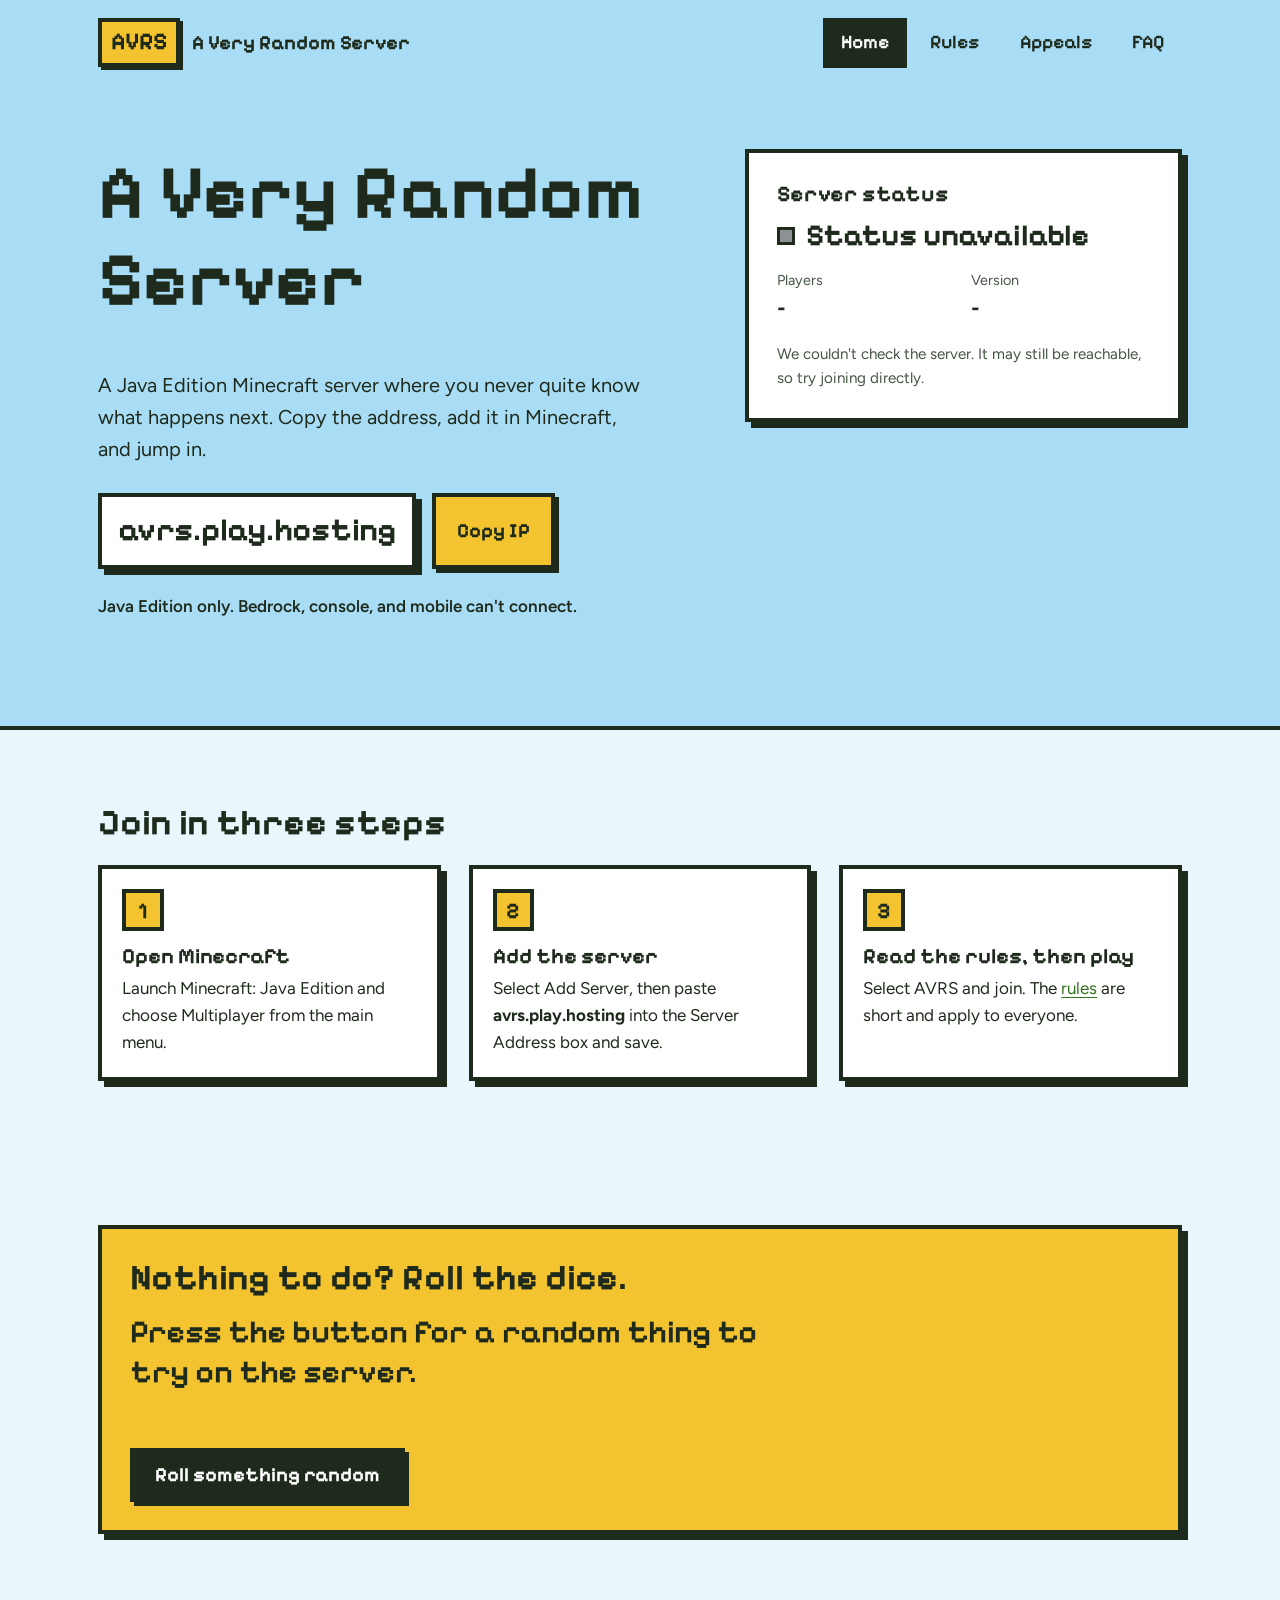
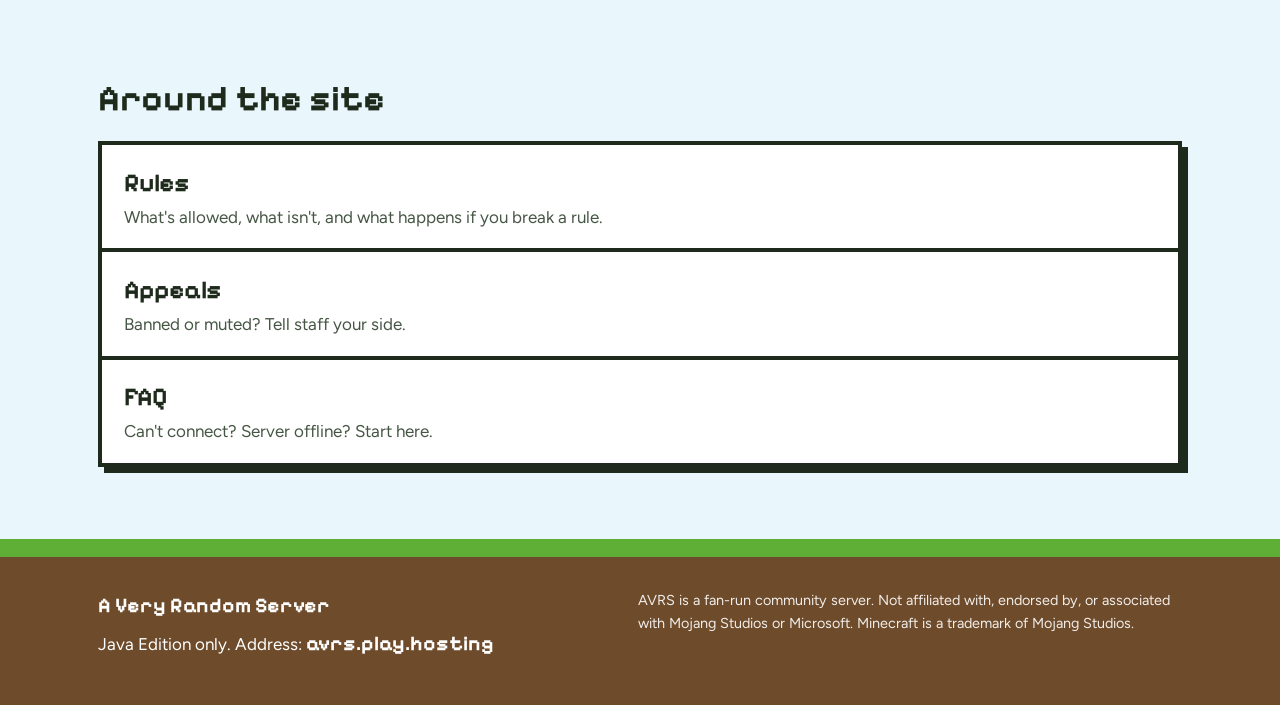
<file: index.html>
<!doctype html>
<html lang="en">
<head>
<meta charset="utf-8">
<meta name="viewport" content="width=device-width, initial-scale=1">
<title>A Very Random Server | Java Minecraft server</title>
<meta name="description" content="A Java Edition Minecraft server. Join at avrs.play.hosting.">
<link rel="icon" href="data:image/svg+xml,%3Csvg xmlns='http://www.w3.org/2000/svg' viewBox='0 0 16 16'%3E%3Crect width='16' height='16' fill='%236e4b2a'/%3E%3Crect width='16' height='5' fill='%2335701c'/%3E%3C/svg%3E">
<link rel="preconnect" href="https://fonts.googleapis.com">
<link rel="preconnect" href="https://fonts.gstatic.com" crossorigin>
<link href="https://fonts.googleapis.com/css2?family=Figtree:wght@400;600;700&family=Pixelify+Sans:wght@400..700&display=swap" rel="stylesheet">
<link rel="stylesheet" href="style.css">
<script src="script.js" defer></script>
</head>
<body>
<a class="skip" href="#main">Skip to content</a>
<div class="sky">
  <header class="site-header wrap">
    <a class="brand" href="index.html" aria-label="A Very Random Server, home">
      <span class="brand-mark">AVRS</span><span class="brand-name">A Very Random Server</span>
    </a>
    <button class="nav-toggle" type="button" aria-expanded="false" aria-controls="site-nav">Menu</button>
    <nav class="nav" id="site-nav" aria-label="Main">
      <a href="index.html" aria-current="page">Home</a>
      <a href="rules.html">Rules</a>
      <a href="appeals.html">Appeals</a>
      <a href="faq.html">FAQ</a>
    </nav>
  </header>
  <div class="hero wrap">
    <div>
      <h1>A Very Random Server</h1>
      <p class="lede">A Java Edition Minecraft server where you never quite know what happens next. Copy the address, add it in Minecraft, and jump in.</p>
      <div class="ip">
        <code class="ip-address">avrs.play.hosting</code>
        <button class="btn" type="button" data-copy-ip>Copy IP</button>
      </div>
      <p class="java-note">Java Edition only. Bedrock, console, and mobile can't connect.</p>
    </div>
    <aside class="box status" data-status aria-label="Server status">
      <h2>Server status</h2>
      <p class="status-line" aria-live="polite"><span class="dot" data-status-dot></span><span data-status-text>Checking…</span></p>
      <dl class="facts">
        <div><dt>Players</dt><dd data-status-players>–</dd></div>
        <div><dt>Version</dt><dd data-status-version>–</dd></div>
      </dl>
      <p class="hint" data-status-note></p>
    </aside>
  </div>
</div>

<main id="main">
  <section class="section wrap" aria-labelledby="join-h">
    <h2 id="join-h">Join in three steps</h2>
    <ol class="steps">
      <li>
        <h3>Open Minecraft</h3>
        <p>Launch Minecraft: Java Edition and choose Multiplayer from the main menu.</p>
      </li>
      <li>
        <h3>Add the server</h3>
        <p>Select Add Server, then paste <strong>avrs.play.hosting</strong> into the Server Address box and save.</p>
      </li>
      <li>
        <h3>Read the rules, then play</h3>
        <p>Select AVRS and join. The <a href="rules.html">rules</a> are short and apply to everyone.</p>
      </li>
    </ol>
  </section>

  <section class="section wrap" aria-labelledby="chaos-h">
    <div class="box chaos">
      <h2 id="chaos-h">Nothing to do? Roll the dice.</h2>
      <p id="chaos-output" class="chaos-output" aria-live="polite">Press the button for a random thing to try on the server.</p>
      <button class="btn dark" type="button" id="chaos-roll">Roll something random</button>
    </div>
  </section>

  <section class="section wrap" aria-labelledby="more-h">
    <h2 id="more-h">Around the site</h2>
    <nav class="rows" aria-label="Site sections">
      <a href="rules.html"><strong>Rules</strong><span>What's allowed, what isn't, and what happens if you break a rule.</span></a>
      <a href="appeals.html"><strong>Appeals</strong><span>Banned or muted? Tell staff your side.</span></a>
      <a href="faq.html"><strong>FAQ</strong><span>Can't connect? Server offline? Start here.</span></a>
    </nav>
  </section>
</main>

<footer class="site-footer">
  <div class="wrap">
    <div>
      <p><strong>A Very Random Server</strong></p>
      <p>Java Edition only. Address: <strong>avrs.play.hosting</strong></p>
      <p><a href="https://discord.com" data-discord hidden>Join our Discord</a></p>
    </div>
    <p class="fine">AVRS is a fan-run community server. Not affiliated with, endorsed by, or associated with Mojang Studios or Microsoft. Minecraft is a trademark of Mojang Studios.</p>
  </div>
</footer>
</body>
</html>
</file>
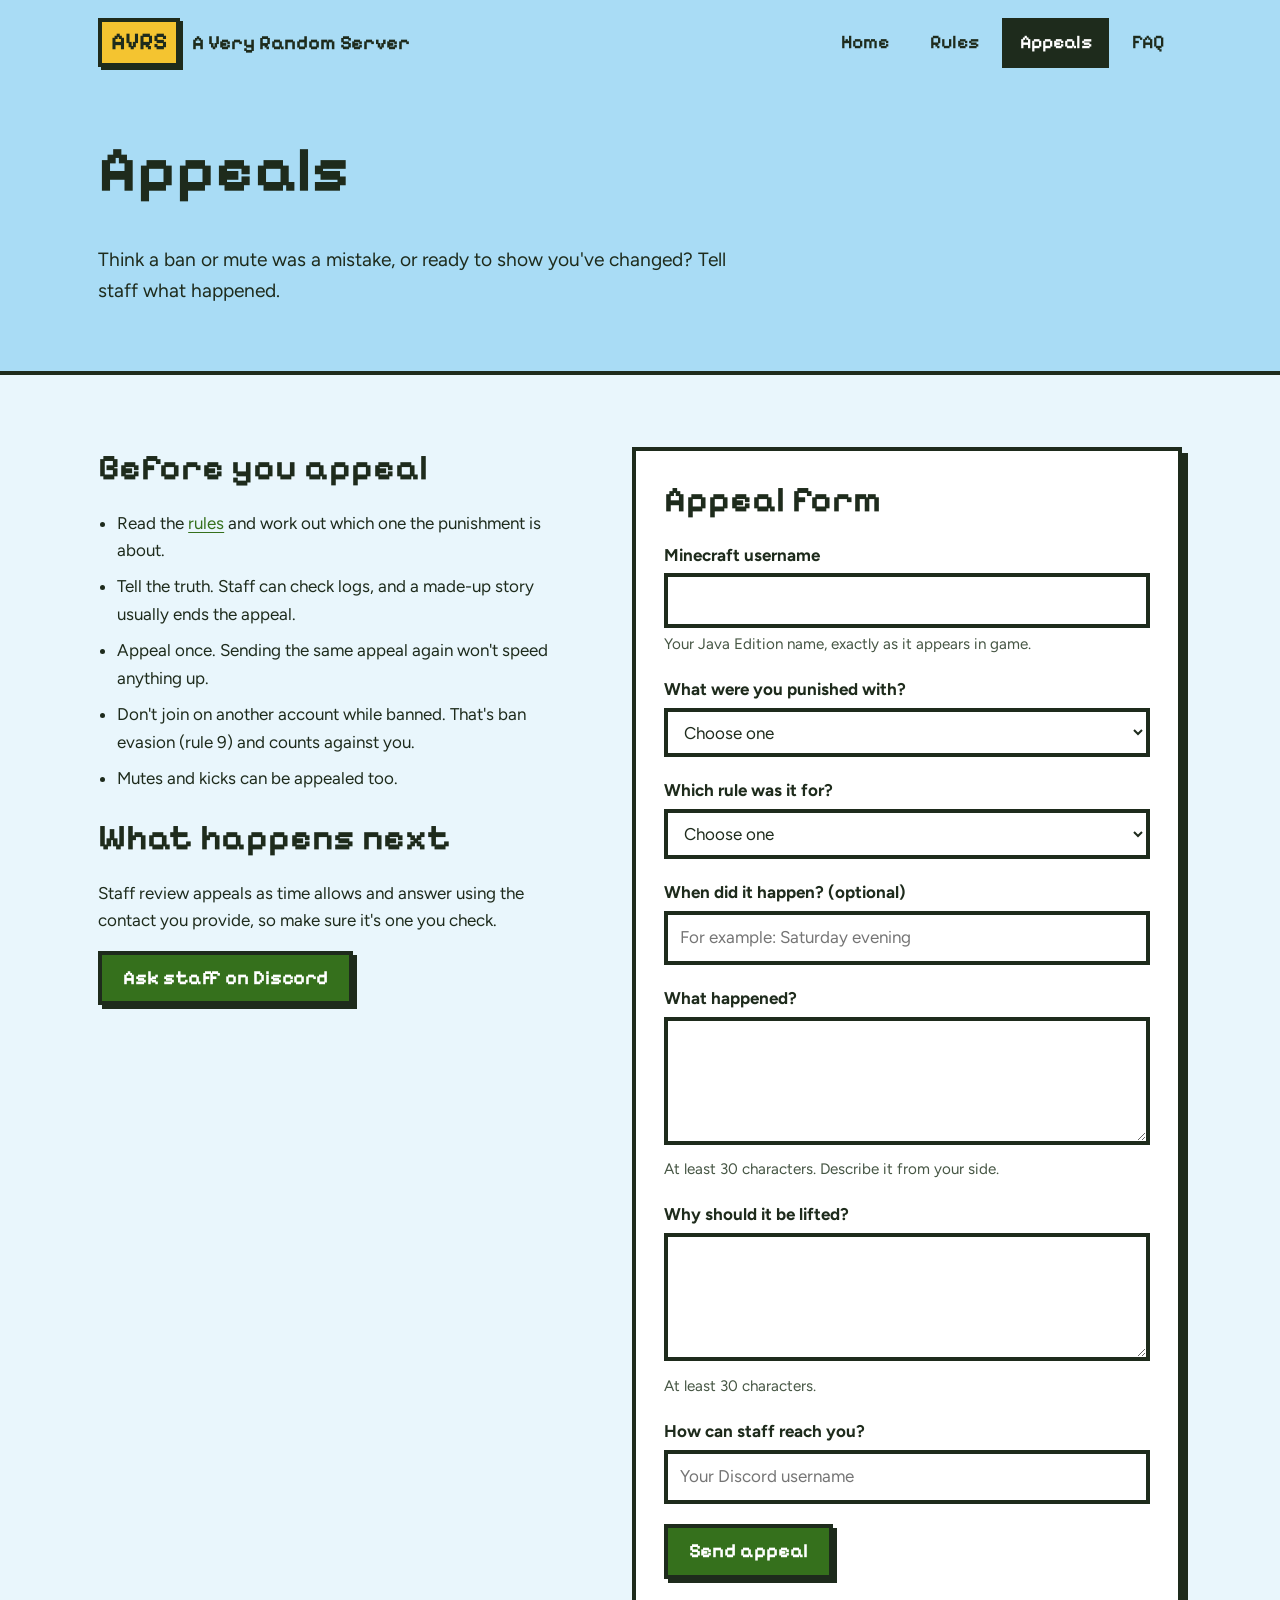
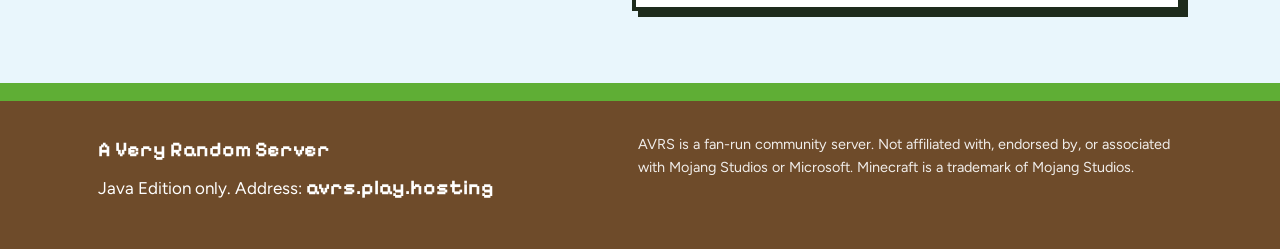
<file: appeals.html>
<!doctype html>
<html lang="en">
<head>
<meta charset="utf-8">
<meta name="viewport" content="width=device-width, initial-scale=1">
<title>Appeals | A Very Random Server</title>
<meta name="description" content="Appeal a ban or mute on A Very Random Server.">
<link rel="icon" href="data:image/svg+xml,%3Csvg xmlns='http://www.w3.org/2000/svg' viewBox='0 0 16 16'%3E%3Crect width='16' height='16' fill='%236e4b2a'/%3E%3Crect width='16' height='5' fill='%2335701c'/%3E%3C/svg%3E">
<link rel="preconnect" href="https://fonts.googleapis.com">
<link rel="preconnect" href="https://fonts.gstatic.com" crossorigin>
<link href="https://fonts.googleapis.com/css2?family=Figtree:wght@400;600;700&family=Pixelify+Sans:wght@400..700&display=swap" rel="stylesheet">
<link rel="stylesheet" href="style.css">
<script src="script.js" defer></script>
</head>
<body>
<a class="skip" href="#main">Skip to content</a>
<div class="sky">
  <header class="site-header wrap">
    <a class="brand" href="index.html" aria-label="A Very Random Server, home">
      <span class="brand-mark">AVRS</span><span class="brand-name">A Very Random Server</span>
    </a>
    <button class="nav-toggle" type="button" aria-expanded="false" aria-controls="site-nav">Menu</button>
    <nav class="nav" id="site-nav" aria-label="Main">
      <a href="index.html">Home</a>
      <a href="rules.html">Rules</a>
      <a href="appeals.html" aria-current="page">Appeals</a>
      <a href="faq.html">FAQ</a>
    </nav>
  </header>
  <div class="page-head wrap">
    <h1>Appeals</h1>
    <p>Think a ban or mute was a mistake, or ready to show you've changed? Tell staff what happened.</p>
  </div>
</div>

<main id="main">
  <section class="section wrap split">
    <div class="prose">
      <h2>Before you appeal</h2>
      <ul>
        <li>Read the <a href="rules.html">rules</a> and work out which one the punishment is about.</li>
        <li>Tell the truth. Staff can check logs, and a made-up story usually ends the appeal.</li>
        <li>Appeal once. Sending the same appeal again won't speed anything up.</li>
        <li>Don't join on another account while banned. That's ban evasion (rule 9) and counts against you.</li>
        <li>Mutes and kicks can be appealed too.</li>
      </ul>
      <h2>What happens next</h2>
      <p>Staff review appeals as time allows and answer using the contact you provide, so make sure it's one you check.</p>
      <p><a class="btn green" href="https://discord.com" data-discord hidden>Ask staff on Discord</a></p>
    </div>

    <div class="box">
      <h2>Appeal form</h2>
      <form id="appeal-form" novalidate>
        <div class="field">
          <label for="username">Minecraft username</label>
          <input type="text" id="username" name="username" required minlength="3" maxlength="16" pattern="[A-Za-z0-9_]{3,16}" autocomplete="off" spellcheck="false" title="3 to 16 letters, numbers, or underscores">
          <p class="hint">Your Java Edition name, exactly as it appears in game.</p>
        </div>

        <div class="field">
          <label for="punishment">What were you punished with?</label>
          <select id="punishment" name="punishment" required>
            <option value="">Choose one</option>
            <option>Permanent ban</option>
            <option>Temporary ban</option>
            <option>Mute</option>
            <option>Kick or other</option>
          </select>
        </div>

        <div class="field">
          <label for="rule">Which rule was it for?</label>
          <select id="rule" name="rule" required>
            <option value="">Choose one</option>
            <option value="Rule 1: Be respectful">1. Be respectful</option>
            <option value="Rule 2: No griefing or stealing">2. No griefing or stealing</option>
            <option value="Rule 3: No cheating">3. No cheating</option>
            <option value="Rule 4: No exploits or duping">4. No exploits or duping</option>
            <option value="Rule 5: PvP needs consent">5. PvP needs consent</option>
            <option value="Rule 6: No spam or advertising">6. No spam or advertising</option>
            <option value="Rule 7: Don't lag the server">7. Don't lag the server</option>
            <option value="Rule 8: Keep it appropriate">8. Keep it appropriate</option>
            <option value="Rule 9: No ban evasion">9. No ban evasion</option>
            <option value="Rule 10: Staff have the final say">10. Staff have the final say</option>
            <option value="Not sure">I'm not sure</option>
          </select>
        </div>

        <div class="field">
          <label for="when">When did it happen? (optional)</label>
          <input type="text" id="when" name="when" maxlength="100" placeholder="For example: Saturday evening">
        </div>

        <div class="field">
          <label for="what">What happened?</label>
          <textarea id="what" name="what" required minlength="30" maxlength="900"></textarea>
          <p class="hint">At least 30 characters. Describe it from your side.</p>
        </div>

        <div class="field">
          <label for="why">Why should it be lifted?</label>
          <textarea id="why" name="why" required minlength="30" maxlength="900"></textarea>
          <p class="hint">At least 30 characters.</p>
        </div>

        <div class="field">
          <label for="contact">How can staff reach you?</label>
          <input type="text" id="contact" name="contact" required maxlength="100" placeholder="Your Discord username" autocomplete="off">
        </div>

        <div class="hp" aria-hidden="true">
          <label for="website">Leave this empty</label>
          <input type="text" id="website" name="website" tabindex="-1" autocomplete="off">
        </div>

        <button class="btn green" type="submit">Send appeal</button>
        <div id="appeal-result" role="status" aria-live="polite" hidden></div>
      </form>
    </div>
  </section>
</main>

<footer class="site-footer">
  <div class="wrap">
    <div>
      <p><strong>A Very Random Server</strong></p>
      <p>Java Edition only. Address: <strong>avrs.play.hosting</strong></p>
      <p><a href="https://discord.com" data-discord hidden>Join our Discord</a></p>
    </div>
    <p class="fine">AVRS is a fan-run community server. Not affiliated with, endorsed by, or associated with Mojang Studios or Microsoft. Minecraft is a trademark of Mojang Studios.</p>
  </div>
</footer>
</body>
</html>
</file>
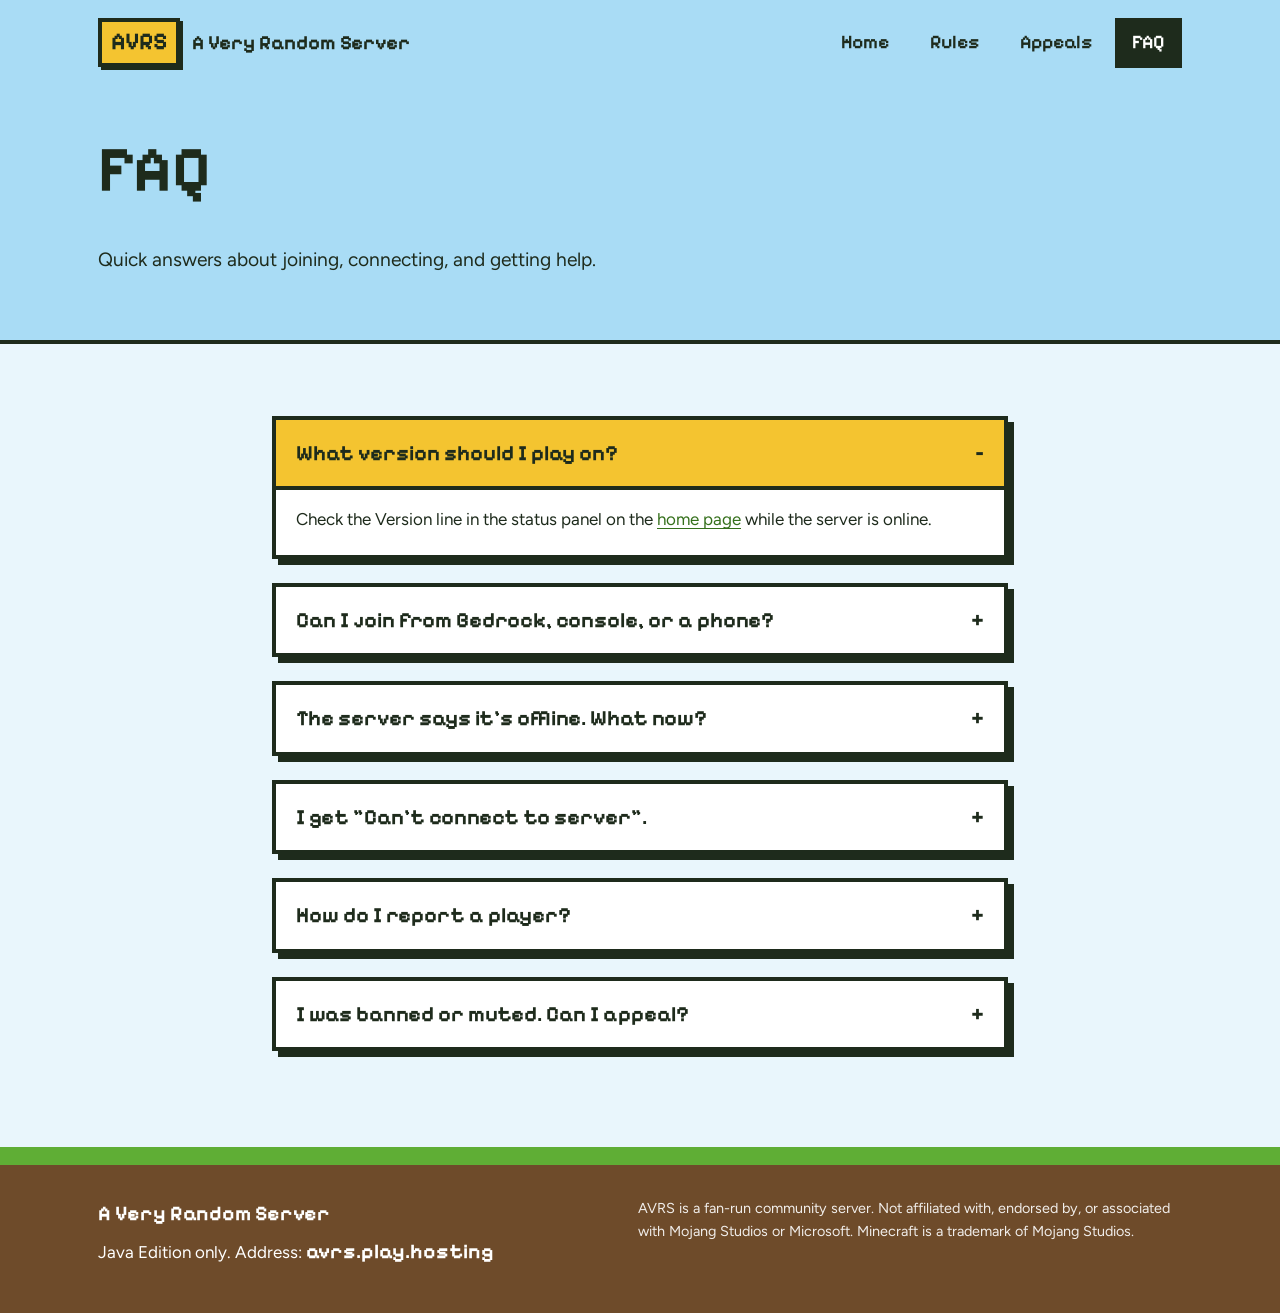
<file: faq.html>
<!doctype html>
<html lang="en">
<head>
<meta charset="utf-8">
<meta name="viewport" content="width=device-width, initial-scale=1">
<title>FAQ | A Very Random Server</title>
<meta name="description" content="Answers to common questions about joining A Very Random Server.">
<link rel="icon" href="data:image/svg+xml,%3Csvg xmlns='http://www.w3.org/2000/svg' viewBox='0 0 16 16'%3E%3Crect width='16' height='16' fill='%236e4b2a'/%3E%3Crect width='16' height='5' fill='%2335701c'/%3E%3C/svg%3E">
<link rel="preconnect" href="https://fonts.googleapis.com">
<link rel="preconnect" href="https://fonts.gstatic.com" crossorigin>
<link href="https://fonts.googleapis.com/css2?family=Figtree:wght@400;600;700&family=Pixelify+Sans:wght@400..700&display=swap" rel="stylesheet">
<link rel="stylesheet" href="style.css">
<script src="script.js" defer></script>
</head>
<body>
<a class="skip" href="#main">Skip to content</a>
<div class="sky">
  <header class="site-header wrap">
    <a class="brand" href="index.html" aria-label="A Very Random Server, home">
      <span class="brand-mark">AVRS</span><span class="brand-name">A Very Random Server</span>
    </a>
    <button class="nav-toggle" type="button" aria-expanded="false" aria-controls="site-nav">Menu</button>
    <nav class="nav" id="site-nav" aria-label="Main">
      <a href="index.html">Home</a>
      <a href="rules.html">Rules</a>
      <a href="appeals.html">Appeals</a>
      <a href="faq.html" aria-current="page">FAQ</a>
    </nav>
  </header>
  <div class="page-head wrap">
    <h1>FAQ</h1>
    <p>Quick answers about joining, connecting, and getting help.</p>
  </div>
</div>

<main id="main">
  <section class="section wrap faq" aria-label="Frequently asked questions">
      <details open>
        <summary>What version should I play on?</summary>
        <div class="answer"><p><span data-version>Check the Version line in the status panel on the <a href="index.html">home page</a> while the server is online.</span></p></div>
      </details>
      <details>
        <summary>Can I join from Bedrock, console, or a phone?</summary>
        <div class="answer"><p>No. AVRS is Java Edition only, so you need Minecraft: Java Edition on Windows, macOS, or Linux.</p></div>
      </details>
      <details>
        <summary>The server says it's offline. What now?</summary>
        <div class="answer"><p>The server may be stopped or restarting. Check the status panel on the <a href="index.html">home page</a>, wait a minute and try again, and if it stays offline let a staff member know.</p></div>
      </details>
      <details>
        <summary>I get "Can't connect to server".</summary>
        <div class="answer"><p>Run through this list:</p><ul><li>The address is exactly <strong>avrs.play.hosting</strong>, with no <em>http://</em> in front.</li><li>The server is online in the status panel.</li><li>You're on Java Edition and using the right version.</li><li>Wait a minute and try again if the server was just starting.</li></ul></div>
      </details>
      <details>
        <summary>How do I report a player?</summary>
        <div class="answer"><p>Tell a staff member and include the player's username, roughly when it happened, and a screenshot if you have one. Please don't confront the player yourself.</p></div>
      </details>
      <details>
        <summary>I was banned or muted. Can I appeal?</summary>
        <div class="answer"><p>Yes. Fill out the form on the <a href="appeals.html">appeals page</a>.</p></div>
      </details>
  </section>
</main>

<footer class="site-footer">
  <div class="wrap">
    <div>
      <p><strong>A Very Random Server</strong></p>
      <p>Java Edition only. Address: <strong>avrs.play.hosting</strong></p>
      <p><a href="https://discord.com" data-discord hidden>Join our Discord</a></p>
    </div>
    <p class="fine">AVRS is a fan-run community server. Not affiliated with, endorsed by, or associated with Mojang Studios or Microsoft. Minecraft is a trademark of Mojang Studios.</p>
  </div>
</footer>
</body>
</html>
</file>
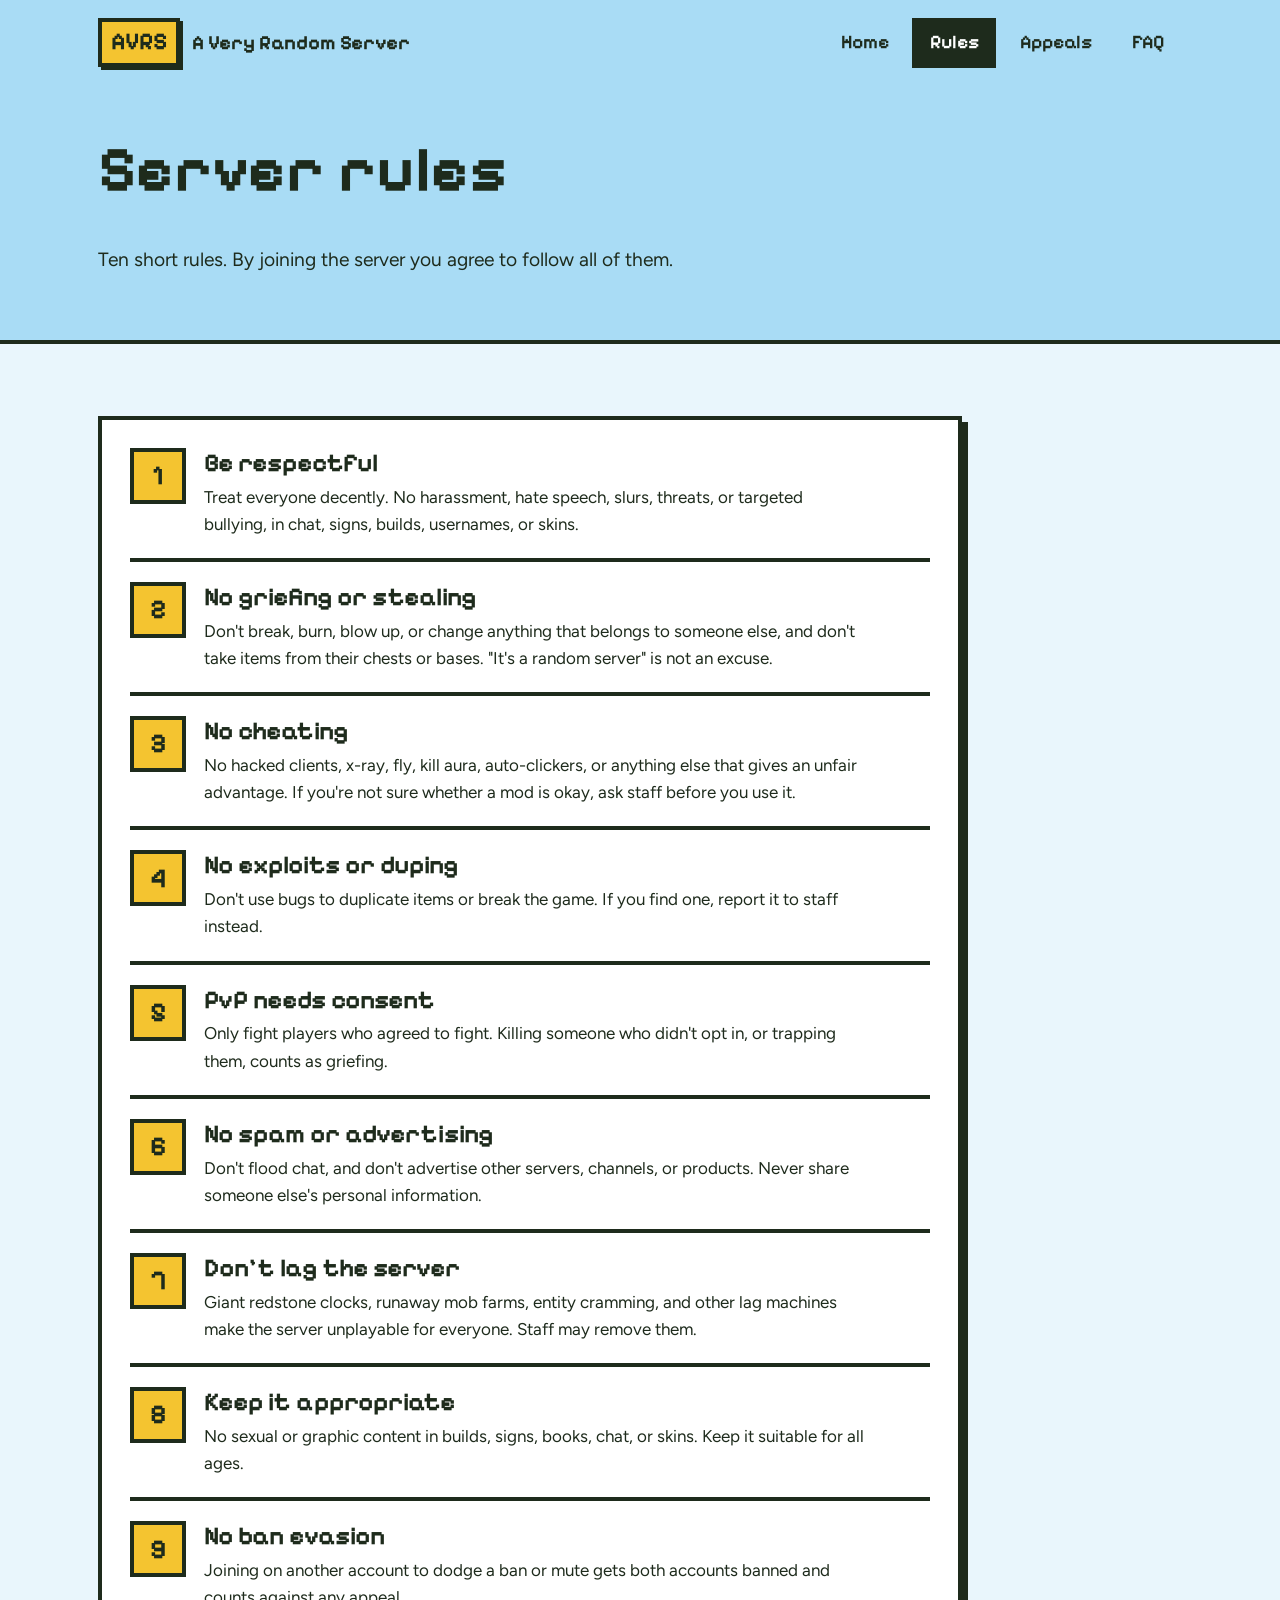
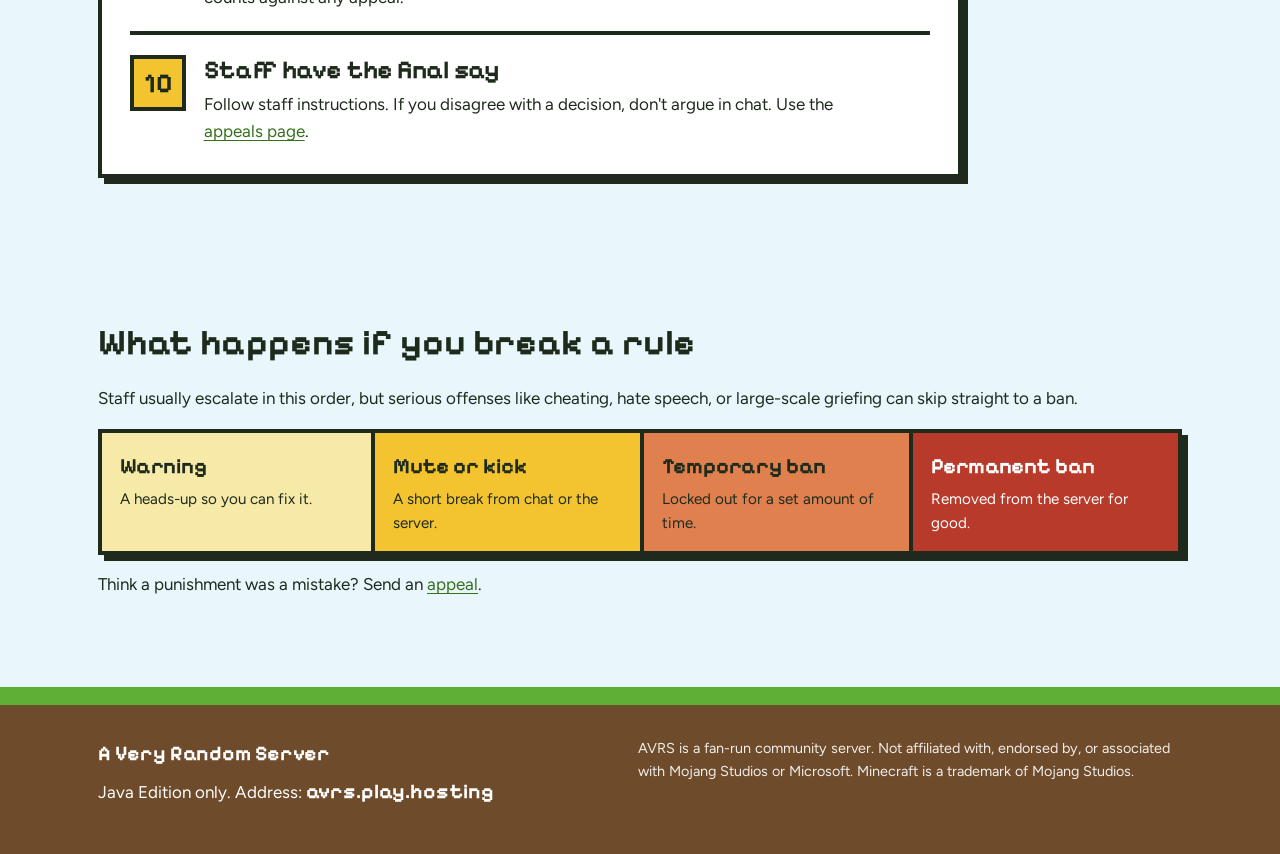
<file: rules.html>
<!doctype html>
<html lang="en">
<head>
<meta charset="utf-8">
<meta name="viewport" content="width=device-width, initial-scale=1">
<title>Rules | A Very Random Server</title>
<meta name="description" content="The rules for A Very Random Server, and what happens if you break them.">
<link rel="icon" href="data:image/svg+xml,%3Csvg xmlns='http://www.w3.org/2000/svg' viewBox='0 0 16 16'%3E%3Crect width='16' height='16' fill='%236e4b2a'/%3E%3Crect width='16' height='5' fill='%2335701c'/%3E%3C/svg%3E">
<link rel="preconnect" href="https://fonts.googleapis.com">
<link rel="preconnect" href="https://fonts.gstatic.com" crossorigin>
<link href="https://fonts.googleapis.com/css2?family=Figtree:wght@400;600;700&family=Pixelify+Sans:wght@400..700&display=swap" rel="stylesheet">
<link rel="stylesheet" href="style.css">
<script src="script.js" defer></script>
</head>
<body>
<a class="skip" href="#main">Skip to content</a>
<div class="sky">
  <header class="site-header wrap">
    <a class="brand" href="index.html" aria-label="A Very Random Server, home">
      <span class="brand-mark">AVRS</span><span class="brand-name">A Very Random Server</span>
    </a>
    <button class="nav-toggle" type="button" aria-expanded="false" aria-controls="site-nav">Menu</button>
    <nav class="nav" id="site-nav" aria-label="Main">
      <a href="index.html">Home</a>
      <a href="rules.html" aria-current="page">Rules</a>
      <a href="appeals.html">Appeals</a>
      <a href="faq.html">FAQ</a>
    </nav>
  </header>
  <div class="page-head wrap">
    <h1>Server rules</h1>
    <p>Ten short rules. By joining the server you agree to follow all of them.</p>
  </div>
</div>

<main id="main">
  <section class="section wrap" aria-label="Rules">
    <div class="box rules">
      <article class="rule" id="rule-1">
        <span class="rule-num" aria-hidden="true">1</span>
        <div><h2><span class="visually-hidden">Rule 1: </span>Be respectful</h2><p>Treat everyone decently. No harassment, hate speech, slurs, threats, or targeted bullying, in chat, signs, builds, usernames, or skins.</p></div>
      </article>
      <article class="rule" id="rule-2">
        <span class="rule-num" aria-hidden="true">2</span>
        <div><h2><span class="visually-hidden">Rule 2: </span>No griefing or stealing</h2><p>Don't break, burn, blow up, or change anything that belongs to someone else, and don't take items from their chests or bases. "It's a random server" is not an excuse.</p></div>
      </article>
      <article class="rule" id="rule-3">
        <span class="rule-num" aria-hidden="true">3</span>
        <div><h2><span class="visually-hidden">Rule 3: </span>No cheating</h2><p>No hacked clients, x-ray, fly, kill aura, auto-clickers, or anything else that gives an unfair advantage. If you're not sure whether a mod is okay, ask staff before you use it.</p></div>
      </article>
      <article class="rule" id="rule-4">
        <span class="rule-num" aria-hidden="true">4</span>
        <div><h2><span class="visually-hidden">Rule 4: </span>No exploits or duping</h2><p>Don't use bugs to duplicate items or break the game. If you find one, report it to staff instead.</p></div>
      </article>
      <article class="rule" id="rule-5">
        <span class="rule-num" aria-hidden="true">5</span>
        <div><h2><span class="visually-hidden">Rule 5: </span>PvP needs consent</h2><p>Only fight players who agreed to fight. Killing someone who didn't opt in, or trapping them, counts as griefing.</p></div>
      </article>
      <article class="rule" id="rule-6">
        <span class="rule-num" aria-hidden="true">6</span>
        <div><h2><span class="visually-hidden">Rule 6: </span>No spam or advertising</h2><p>Don't flood chat, and don't advertise other servers, channels, or products. Never share someone else's personal information.</p></div>
      </article>
      <article class="rule" id="rule-7">
        <span class="rule-num" aria-hidden="true">7</span>
        <div><h2><span class="visually-hidden">Rule 7: </span>Don't lag the server</h2><p>Giant redstone clocks, runaway mob farms, entity cramming, and other lag machines make the server unplayable for everyone. Staff may remove them.</p></div>
      </article>
      <article class="rule" id="rule-8">
        <span class="rule-num" aria-hidden="true">8</span>
        <div><h2><span class="visually-hidden">Rule 8: </span>Keep it appropriate</h2><p>No sexual or graphic content in builds, signs, books, chat, or skins. Keep it suitable for all ages.</p></div>
      </article>
      <article class="rule" id="rule-9">
        <span class="rule-num" aria-hidden="true">9</span>
        <div><h2><span class="visually-hidden">Rule 9: </span>No ban evasion</h2><p>Joining on another account to dodge a ban or mute gets both accounts banned and counts against any appeal.</p></div>
      </article>
      <article class="rule" id="rule-10">
        <span class="rule-num" aria-hidden="true">10</span>
        <div><h2><span class="visually-hidden">Rule 10: </span>Staff have the final say</h2><p>Follow staff instructions. If you disagree with a decision, don't argue in chat. Use the <a href="appeals.html">appeals page</a>.</p></div>
      </article>
    </div>
  </section>

  <section class="section wrap" aria-labelledby="punish-h">
    <h2 id="punish-h">What happens if you break a rule</h2>
    <p>Staff usually escalate in this order, but serious offenses like cheating, hate speech, or large-scale griefing can skip straight to a ban.</p>
    <ol class="ladder">
      <li class="l1"><strong>Warning</strong><p>A heads-up so you can fix it.</p></li>
      <li class="l2"><strong>Mute or kick</strong><p>A short break from chat or the server.</p></li>
      <li class="l3"><strong>Temporary ban</strong><p>Locked out for a set amount of time.</p></li>
      <li class="l4"><strong>Permanent ban</strong><p>Removed from the server for good.</p></li>
    </ol>
    <p>Think a punishment was a mistake? Send an <a href="appeals.html">appeal</a>.</p>
  </section>
</main>

<footer class="site-footer">
  <div class="wrap">
    <div>
      <p><strong>A Very Random Server</strong></p>
      <p>Java Edition only. Address: <strong>avrs.play.hosting</strong></p>
      <p><a href="https://discord.com" data-discord hidden>Join our Discord</a></p>
    </div>
    <p class="fine">AVRS is a fan-run community server. Not affiliated with, endorsed by, or associated with Mojang Studios or Microsoft. Minecraft is a trademark of Mojang Studios.</p>
  </div>
</footer>
</body>
</html>
</file>
<file: style.css>
/* A Very Random Server (AVRS) — shared styles */

:root {
  --sky: #a9dcf5;
  --sky-pale: #e9f6fc;
  --ink: #1e2b1c;
  --muted: #465644;
  --grass: #35701c;
  --grass-light: #5fae35;
  --dirt: #6e4b2a;
  --gold: #f4c430;
  --red: #b83a2a;
  --stone: #8d9296;
  --font-display: "Pixelify Sans", "Courier New", monospace;
  --font-body: "Figtree", system-ui, -apple-system, "Segoe UI", sans-serif;
}

*, *::before, *::after { box-sizing: border-box; }

html { scroll-behavior: smooth; }

body {
  margin: 0;
  background: var(--sky-pale);
  color: var(--ink);
  font-family: var(--font-body);
  font-size: 1.0625rem;
  line-height: 1.6;
}

a { color: var(--grass); text-underline-offset: 0.2em; }

h1, h2, h3 {
  font-family: var(--font-display);
  font-weight: 700;
  line-height: 1.15;
  margin: 0 0 0.6em;
}
h1 { font-size: clamp(2.5rem, 7vw, 4.75rem); }
h2 { font-size: clamp(1.6rem, 3.4vw, 2.25rem); }
h3 { font-size: 1.35rem; }
p { margin: 0 0 1em; }

:focus-visible { outline: 4px solid #1d5fd6; outline-offset: 3px; }

.skip {
  position: absolute; left: 1rem; top: -5rem; z-index: 10;
  background: #fff; border: 4px solid var(--ink); padding: 0.5rem 1rem;
  font-family: var(--font-display);
}
.skip:focus { top: 1rem; }

/* Layout */
.wrap { max-width: 1180px; margin-inline: auto; padding-inline: clamp(1rem, 4vw, 3rem); }
.section { padding-block: clamp(2.5rem, 6vw, 4.5rem); }
.hint { color: var(--muted); font-size: 0.95rem; }

/* Pixel panel */
.box {
  background: #fff;
  border: 4px solid var(--ink);
  box-shadow: 6px 6px 0 var(--ink);
  padding: clamp(1.1rem, 3vw, 1.75rem);
}

/* Sky band: header + hero, with one slow cloud drift */
.sky { background: var(--sky); position: relative; overflow: hidden; border-bottom: 4px solid var(--ink); }
.sky > * { position: relative; z-index: 1; }
.sky::before, .sky::after {
  content: ""; position: absolute; z-index: 0; pointer-events: none;
  background: url("data:image/svg+xml,%3Csvg xmlns='http://www.w3.org/2000/svg' viewBox='0 0 28 8' shape-rendering='crispEdges'%3E%3Cg fill='%23fff'%3E%3Crect x='8' y='0' width='8' height='2'/%3E%3Crect x='4' y='2' width='18' height='2'/%3E%3Crect x='0' y='4' width='28' height='2'/%3E%3Crect x='2' y='6' width='24' height='2'/%3E%3C/g%3E%3C/svg%3E") no-repeat center / contain;
  image-rendering: pixelated;
  left: -260px;
  animation: drift 110s linear infinite;
}
.sky::before { width: 224px; height: 64px; top: 14%; }
.sky::after { width: 168px; height: 48px; top: 58%; animation-duration: 160s; animation-delay: -70s; }
@keyframes drift { to { transform: translateX(calc(100vw + 520px)); } }

/* Header */
.site-header {
  display: flex; align-items: center; justify-content: space-between; gap: 1rem;
  padding-block: 1.1rem;
}
.brand { display: flex; align-items: center; gap: 0.75rem; text-decoration: none; color: var(--ink); font-family: var(--font-display); font-weight: 700; font-size: 1.25rem; }
.brand-mark { background: var(--gold); border: 4px solid var(--ink); box-shadow: 3px 3px 0 var(--ink); padding: 0.1rem 0.55rem; font-size: 1.5rem; }

.nav { display: flex; gap: 0.35rem; }
.nav a {
  font-family: var(--font-display); font-size: 1.2rem; font-weight: 600;
  color: var(--ink); text-decoration: none;
  padding: 0.35rem 0.85rem; border: 4px solid transparent;
}
.nav a:hover { border-color: var(--ink); background: #fff; }
.nav a[aria-current="page"] { background: var(--ink); border-color: var(--ink); color: #fff; }

.nav-toggle {
  display: none;
  font-family: var(--font-display); font-size: 1.15rem; font-weight: 600; color: var(--ink);
  background: #fff; border: 4px solid var(--ink); box-shadow: 3px 3px 0 var(--ink);
  padding: 0.3rem 0.9rem; cursor: pointer;
}

/* Buttons */
.btn {
  display: inline-block; cursor: pointer; text-decoration: none; text-align: center;
  font-family: var(--font-display); font-size: 1.25rem; font-weight: 700; line-height: 1.2;
  color: var(--ink); background: var(--gold);
  border: 4px solid var(--ink); box-shadow: 4px 4px 0 var(--ink);
  padding: 0.7rem 1.3rem;
  transition: transform 0.08s, box-shadow 0.08s;
}
.btn:hover { transform: translate(-1px, -1px); box-shadow: 5px 5px 0 var(--ink); }
.btn:active { transform: translate(4px, 4px); box-shadow: 0 0 0 var(--ink); }
.btn.dark { background: var(--ink); color: #fff; }
.btn.green { background: var(--grass); color: #fff; }
.btn.light { background: #fff; }
.btn[disabled] { opacity: 0.6; cursor: wait; }

/* Home hero */
.hero {
  display: grid; grid-template-columns: minmax(0, 1.35fr) minmax(0, 1fr); gap: clamp(1.5rem, 5vw, 3.5rem);
  align-items: start;
  padding-block: clamp(1.5rem, 5vw, 4rem) clamp(3rem, 7vw, 6rem);
}
.lede { font-size: 1.25rem; max-width: 34rem; }
.ip { display: flex; flex-wrap: wrap; gap: 1rem; margin-top: 1.75rem; }
.ip-address {
  font-family: var(--font-display); font-size: clamp(1.4rem, 4vw, 2rem); font-weight: 700;
  background: #fff; border: 4px solid var(--ink); box-shadow: 6px 6px 0 var(--ink);
  padding: 0.5rem 1rem;
}
.java-note { margin-top: 1.5rem; font-weight: 600; }

/* Status panel */
.status h2 { font-size: 1.4rem; margin-bottom: 0.9rem; }
.status-line { display: flex; align-items: center; gap: 0.7rem; font-family: var(--font-display); font-weight: 700; font-size: 1.9rem; line-height: 1; margin-bottom: 1.1rem; }
.dot { width: 18px; height: 18px; flex: none; background: var(--stone); border: 3px solid var(--ink); }
.dot[data-state="online"] { background: #4ccf3a; }
.dot[data-state="offline"] { background: var(--red); }
.dot[data-state="starting"] { background: var(--gold); }
.facts { display: grid; grid-template-columns: 1fr 1fr; gap: 1rem; margin: 0 0 1rem; }
.facts dt { font-size: 0.9rem; color: var(--muted); }
.facts dd { margin: 0; font-family: var(--font-display); font-weight: 600; font-size: 1.3rem; }
.status .hint { margin: 0; }

/* Steps (a real sequence) */
.steps { list-style: none; counter-reset: step; display: grid; grid-template-columns: repeat(3, minmax(0, 1fr)); gap: 1.75rem; padding: 0; margin: 0; }
.steps li { counter-increment: step; background: #fff; border: 4px solid var(--ink); box-shadow: 6px 6px 0 var(--ink); padding: 1.25rem; }
.steps li::before {
  content: counter(step); display: grid; place-items: center; width: 2.6rem; height: 2.6rem; margin-bottom: 0.8rem;
  background: var(--gold); border: 4px solid var(--ink); font-family: var(--font-display); font-weight: 700; font-size: 1.4rem;
}
.steps h3 { margin-bottom: 0.3em; }
.steps p { margin: 0; }

/* Random generator */
.chaos { background: var(--gold); }
.chaos h2 { margin-bottom: 0.4em; }
.chaos-output { min-height: 3.6em; font-family: var(--font-display); font-weight: 600; font-size: clamp(1.4rem, 3.2vw, 2rem); line-height: 1.25; margin: 0 0 1.25rem; max-width: 40rem; }

/* Link rows */
.rows { background: #fff; border: 4px solid var(--ink); box-shadow: 6px 6px 0 var(--ink); }
.rows a { display: block; padding: 1.1rem 1.4rem; color: var(--ink); text-decoration: none; border-top: 4px solid var(--ink); }
.rows a:first-child { border-top: 0; }
.rows a:hover { background: var(--gold); }
.rows strong { display: block; font-family: var(--font-display); font-size: 1.6rem; }
.rows span { color: var(--muted); }
.rows a:hover span { color: var(--ink); }

/* Inner page header */
.page-head { padding-block: clamp(1.5rem, 4vw, 3rem) clamp(2.5rem, 5vw, 4rem); }
.page-head h1 { font-size: clamp(2.4rem, 6vw, 4rem); }
.page-head p { max-width: 40rem; font-size: 1.2rem; margin: 0; }

/* Rules */
.rules { max-width: 54rem; }
.rule { display: grid; grid-template-columns: 3.5rem minmax(0, 1fr); gap: 1.1rem; padding: 1.25rem 0; border-top: 4px solid var(--ink); scroll-margin-top: 1rem; }
.rule:first-child { border-top: 0; padding-top: 0; }
.rule:last-child { padding-bottom: 0; }
.rule-num { display: grid; place-items: center; width: 3.5rem; height: 3.5rem; background: var(--gold); border: 4px solid var(--ink); font-family: var(--font-display); font-weight: 700; font-size: 1.7rem; }
.rule h2 { font-size: 1.6rem; margin-bottom: 0.25em; }
.rule p { margin: 0; max-width: 60ch; }

.ladder { list-style: none; margin: 0 0 1rem; padding: 0; display: grid; grid-template-columns: repeat(4, minmax(0, 1fr)); border: 4px solid var(--ink); box-shadow: 6px 6px 0 var(--ink); }
.ladder li { padding: 1rem 1.1rem; border-left: 4px solid var(--ink); }
.ladder li:first-child { border-left: 0; }
.ladder strong { display: block; font-family: var(--font-display); font-size: 1.35rem; margin-bottom: 0.2rem; }
.ladder p { margin: 0; font-size: 0.95rem; }
.l1 { background: #f7e9a8; }
.l2 { background: var(--gold); }
.l3 { background: #e0804f; }
.l4 { background: var(--red); color: #fff; }

/* Appeals */
.split { display: grid; grid-template-columns: minmax(0, 1fr) minmax(0, 1.15fr); gap: clamp(1.5rem, 5vw, 3.5rem); align-items: start; }
.prose ul { padding-left: 1.2rem; margin: 0 0 1.5rem; }
.prose li { margin-bottom: 0.6rem; max-width: 52ch; }

.field { margin-bottom: 1.25rem; }
.field label { display: block; font-weight: 700; margin-bottom: 0.3rem; }
.field .hint { margin: 0.25rem 0 0; }
input[type="text"], select, textarea {
  width: 100%; font: inherit; color: var(--ink); background: #fff;
  border: 4px solid var(--ink); padding: 0.6rem 0.75rem; border-radius: 0;
}
textarea { min-height: 8rem; resize: vertical; }
input:user-invalid, textarea:user-invalid, select:user-invalid { border-color: var(--red); }
.hp { position: absolute; left: -9999px; width: 1px; height: 1px; overflow: hidden; }

.notice { margin-top: 1.25rem; padding: 1rem 1.2rem; border: 4px solid var(--ink); background: #fff; }
.notice p { margin: 0 0 0.75rem; }
.notice p:last-child { margin-bottom: 0; }
.notice.success { background: #c9f0b8; }
.notice.error { background: #f6c9c2; }
.notice textarea { min-height: 12rem; margin-bottom: 0.9rem; font-size: 0.95rem; }

/* FAQ */
.faq { max-width: 52rem; }
.faq details { background: #fff; border: 4px solid var(--ink); box-shadow: 6px 6px 0 var(--ink); margin-bottom: 1.5rem; }
.faq summary { cursor: pointer; list-style: none; padding: 1rem 1.25rem; font-family: var(--font-display); font-weight: 700; font-size: 1.35rem; display: flex; justify-content: space-between; gap: 1rem; }
.faq summary::-webkit-details-marker { display: none; }
.faq summary::after { content: "+"; flex: none; }
.faq details[open] summary::after { content: "\2013"; }
.faq details[open] summary { background: var(--gold); border-bottom: 4px solid var(--ink); }
.faq .answer { padding: 1rem 1.25rem 0.25rem; }
.faq .answer ul { padding-left: 1.2rem; margin: 0 0 1em; }

/* Footer */
.site-footer { background: var(--dirt); border-top: 18px solid var(--grass-light); color: #fff; padding-block: 2rem 2.5rem; }
.site-footer .wrap { display: flex; flex-wrap: wrap; justify-content: space-between; gap: 1rem 2rem; }
.site-footer p { margin: 0 0 0.3rem; }
.site-footer a { color: #fff; }
.site-footer strong { font-family: var(--font-display); font-size: 1.3rem; }
.site-footer .fine { font-size: 0.9rem; opacity: 0.9; max-width: 34rem; }

/* Responsive */
@media (max-width: 900px) {
  .hero, .split { grid-template-columns: minmax(0, 1fr); }
  .steps { grid-template-columns: minmax(0, 1fr); }
  .ladder { grid-template-columns: repeat(2, minmax(0, 1fr)); }
  .ladder li:nth-child(odd) { border-left: 0; }
  .ladder li:nth-child(n + 3) { border-top: 4px solid var(--ink); }
}
@media (max-width: 720px) {
  .nav-toggle { display: inline-block; }
  .nav {
    display: none; position: absolute; top: 100%; left: clamp(1rem, 4vw, 3rem); right: clamp(1rem, 4vw, 3rem);
    flex-direction: column; background: #fff; border: 4px solid var(--ink); box-shadow: 6px 6px 0 var(--ink); padding: 0.4rem; z-index: 5;
  }
  .nav.open { display: flex; }
}
@media (max-width: 520px) {
  .brand-name { display: none; }
  .rule { grid-template-columns: minmax(0, 1fr); gap: 0.6rem; }
  .ladder { grid-template-columns: minmax(0, 1fr); }
  .ladder li { border-left: 0; }
  .ladder li:nth-child(n + 2) { border-top: 4px solid var(--ink); }
}

@media (prefers-reduced-motion: reduce) {
  html { scroll-behavior: auto; }
  .sky::before, .sky::after { animation: none; }
  .sky::before { left: 58%; }
  .sky::after { left: 8%; }
  .btn { transition: none; }
}

.visually-hidden { position: absolute; width: 1px; height: 1px; overflow: hidden; clip: rect(0 0 0 0); white-space: nowrap; }
</file>
